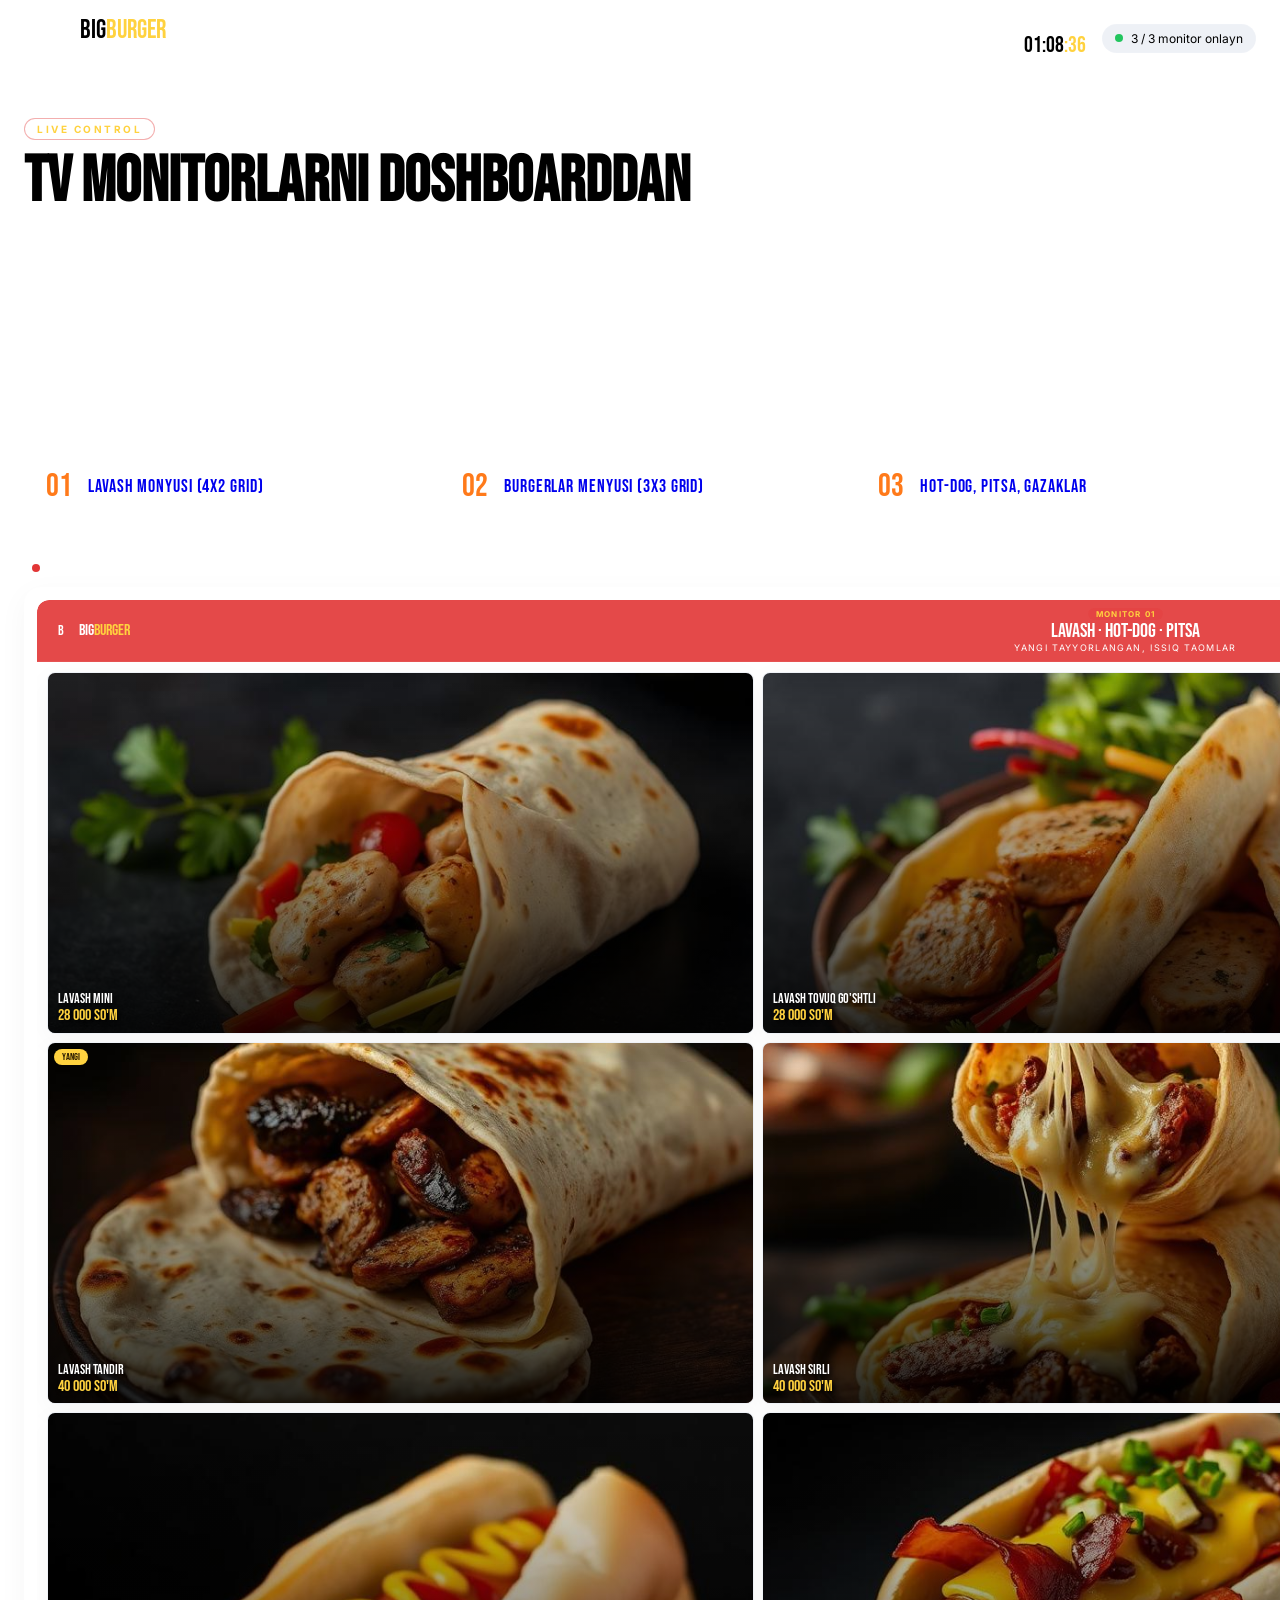
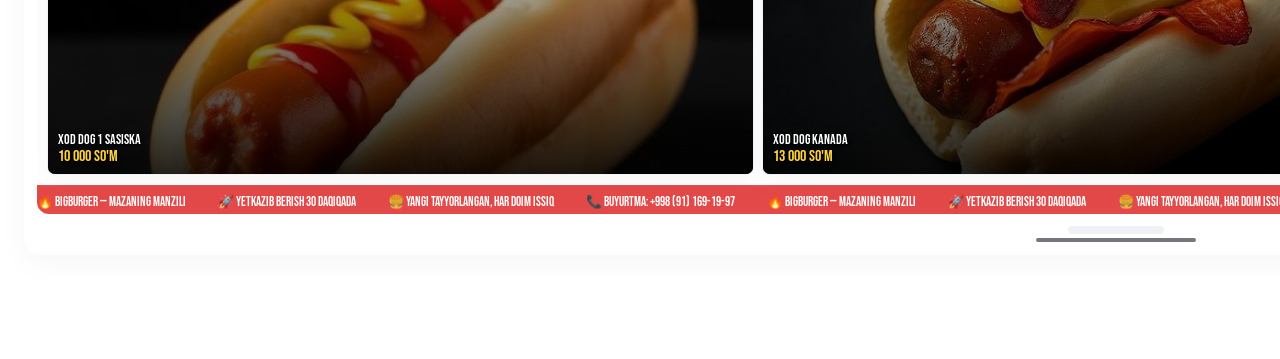
<file: index.html>
<!DOCTYPE html>
<html lang="uz">
<head>
  <meta charset="UTF-8" />
  <meta name="viewport" content="width=device-width, initial-scale=1.0" />
  <title>BIGBURGER — Kafe Monitor Boshqaruvi</title>
  <link href="https://fonts.googleapis.com/css2?family=Bebas+Neue&family=Inter:wght@400;500;600;700&display=swap" rel="stylesheet" />
  <link rel="stylesheet" href="styles.css" />
</head>
<body>
  <header class="topbar">
    <div class="brand">
      <div class="brand-mark">B</div>
      <div>
        <div class="brand-name">BIG<span>BURGER</span></div>
        <div class="brand-sub">Monitor Control Center</div>
      </div>
    </div>
    <div class="topbar-right">
      <div style="text-align:right;">
        <div class="brand-sub">Filial · Chilonzor</div>
        <div class="clock" data-clock>--:--</div>
      </div>
      <span class="status-pill">
        <span class="dot"></span>
        3 / 3 monitor onlayn
      </span>
    </div>
  </header>

  <section class="hero">
    <div>
      <span class="hero-tag">Live Control</span>
      <h1>
        TV MONITORLARNI DOSHBOARDDAN <br />
        <span class="text-gradient">TANLANG VA OCHING</span>
      </h1>
      <p>
        Qaysi monitorni ishga tushirmoqchisiz? Quyidagi maxsus tugmalardan birini tanlang. 
        Tanlangan monitor alohida oynada to'liq ekran (Fullscreen) rejimida ochiladi.
      </p>
    </div>
  </section>

  <div class="monitor-selector-container">
    <h2 class="selector-title">Alohida ochish uchun monitorni tanlang:</h2>
    <div class="selector-buttons">
      <a href="monitor.html?id=1" class="btn-select m-1">
        <span class="btn-num">01</span>
        <span class="btn-txt">LAVASH MONYUSI (4x2 Grid)</span>
      </a>
      <a href="monitor.html?id=2" class="btn-select m-2">
        <span class="btn-num">02</span>
        <span class="btn-txt">BURGERLAR MENYUSI (3x3 Grid)</span>
      </a>
      <a href="monitor.html?id=3" class="btn-select m-3">
        <span class="btn-num">03</span>
        <span class="btn-txt">HOT-DOG, PITSA, GAZAKLAR</span>
      </a>
    </div>
  </div>

  <section class="monitors">
    <div class="frame-wrap">
      <div class="frame-label">
        <div class="left"><span class="live-dot"></span><span>Monitor 01 · Lavash</span></div>
        <span>16:9 · PREVIEW</span>
      </div>
      <div class="frame">
        <div class="screen" data-monitor-preview="1"></div>
        <div class="stand"></div>
        <div class="stand-base"></div>
      </div>
    </div>

    <div class="frame-wrap">
      <div class="frame-label">
        <div class="left"><span class="live-dot"></span><span>Monitor 02 · Burgerlar</span></div>
        <span>16:9 · PREVIEW</span>
      </div>
      <div class="frame">
        <div class="screen" data-monitor-preview="2"></div>
        <div class="stand"></div>
        <div class="stand-base"></div>
      </div>
    </div>

    <div class="frame-wrap">
      <div class="frame-label">
        <div class="left"><span class="live-dot"></span><span>Monitor 03 · Mix</span></div>
        <span>16:9 · PREVIEW</span>
      </div>
      <div class="frame">
        <div class="screen" data-monitor-preview="3"></div>
        <div class="stand"></div>
        <div class="stand-base"></div>
      </div>
    </div>
  </section>

  <footer class="foot">
    © BIGBURGER Monitor System · Monitor boshqaruv tizimi 2026
  </footer>

  <script src="data.js"></script>
  <script src="app.js"></script>
</body>
</html>
</file>
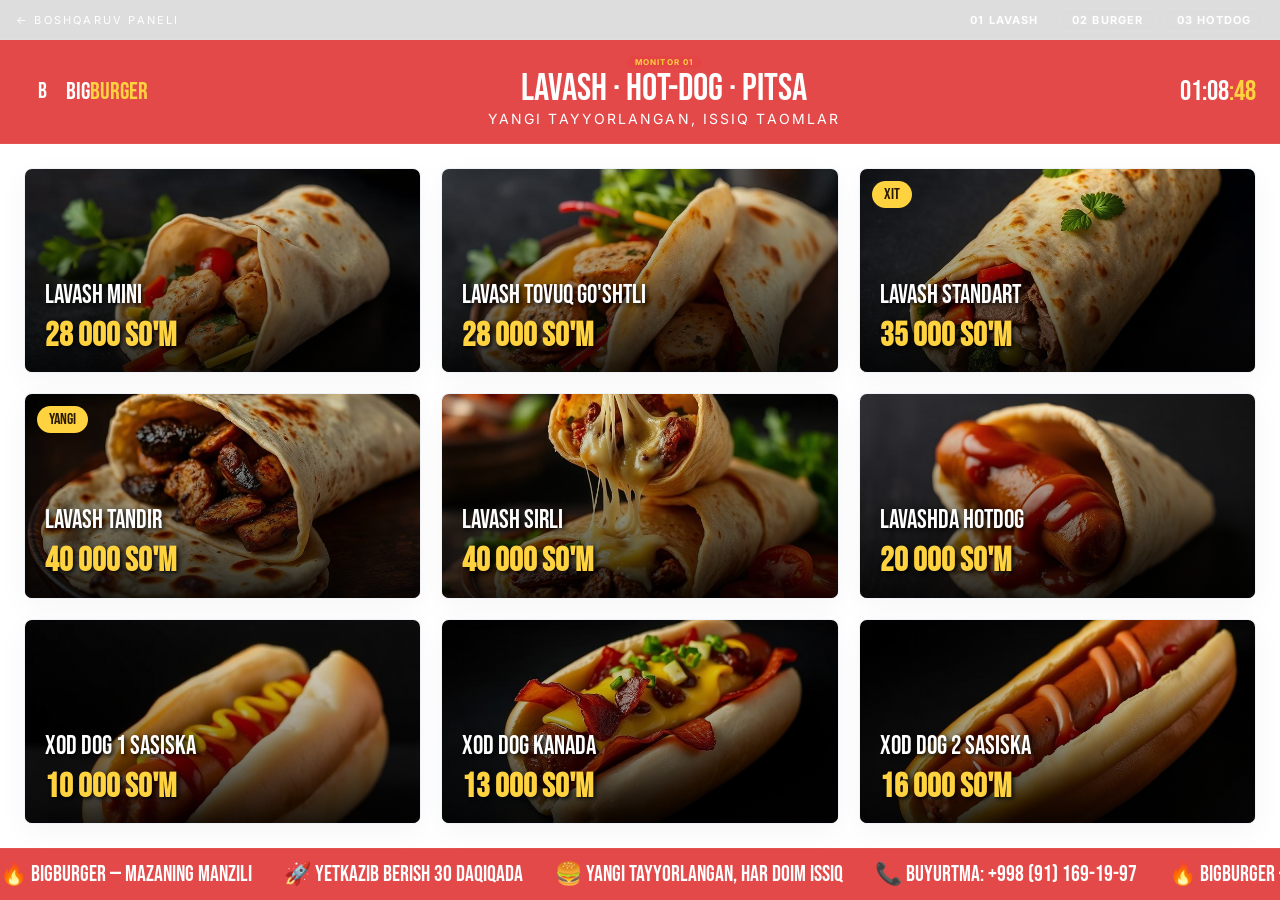
<file: monitor.html>
<!DOCTYPE html>
<html lang="uz">
<head>
  <meta charset="UTF-8" />
  <meta name="viewport" content="width=device-width, initial-scale=1.0" />
  <title>Monitor — BIGBURGER</title>
  <link href="https://fonts.googleapis.com/css2?family=Bebas+Neue&family=Inter:wght@400;500;600;700&display=swap" rel="stylesheet" />
  <link rel="stylesheet" href="styles.css" />
</head>
<body>
  <div class="full-bar">
    <a href="index.html">← Boshqaruv paneli</a>
    <div class="tabs">
      <a href="monitor.html?id=1" data-id="1">01 Lavash</a>
      <a href="monitor.html?id=2" data-id="2">02 Burger</a>
      <a href="monitor.html?id=3" data-id="3">03 Hotdog</a>
    </div>
  </div>
  <div class="full-stage" id="stage"></div>

  <script src="data.js"></script>
  <script src="app.js"></script>
</body>
</html>
</file>
<file: styles.css>
:root {
  /* Asosiy ranglar turg'un qoladi */
  --surface: #ffffff;       /* Kartochkalar foni hamisha oppoq bo'lib ajralib turadi */
  --surface-2: #eef1f6;
  --border: rgba(255, 255, 255, 0.05);
  --text: #ffffff;          /* Matnlar to'q rangda */
  --muted: #ffffff;
  
  --orange: #ff7a1a;
  --yellow: #ffd23f;
  --red: #e23636;
  
  --shadow: 0 8px 30px rgba(0, 0, 0, 0.04);
}

/* Butun ekran foni 40 soniyada 4 ta rangni aylanib chiqadi (har biri ~10 sek) */
body {
  font-family: "Inter", -apple-system, sans-serif;
  min-height: 100vh;
  -webkit-font-smoothing: antialiased;
  animation: dynamicBackground 40s infinite ease-in-out;
}

/* 3 ta monitordagi stage foni ham bir xil o'zgarishi uchun */
.full-stage {
  animation: dynamicBackground 40s infinite ease-in-out;
}

/* O'zgaruvchan fon ranglari algoritmi */
@keyframes dynamicBackground {
  0%, 100% {
    background-color: #000000; /* 1-rang: Yorqin toza kulrang */
  }
  25% {
    background-color: #ffd23f; /* 2-rang: Premium issiq krem foni */
  }
  50% {
    background-color: #000000; /* 3-rang: Ishtahani ochuvchi juda och shaftoli/mandarin */
  }
  75% {
    background-color: #ffd23f; /* 4-rang: Nafis och havorang simfoniyasi */
  }
}

*{
  box-sizing: border-box;
  margin: 0;
  padding: 0;
}

.font-display {
  font-family: "Bebas Neue", "Inter", sans-serif;
  letter-spacing: 0.02em;
}

/* ============ CONTROL PANEL (BOSH SAHIFA) ============ */
.topbar {
  position: sticky;
  top: 0;
  z-index: 50;
  display: flex;
  align-items: center;
  justify-content: space-between;
  padding: 16px 24px;
  background: rgba(255, 255, 255, 0.85);
  backdrop-filter: blur(12px);
  border-bottom: 1px solid var(--border);
}

.brand {
  display: flex;
  align-items: center;
  gap: 12px;
}

.brand-mark {
  width: 44px;
  height: 44px;
  border-radius: 12px;
  background: var(--gradient-hero);
  display: grid;
  place-items: center;
  font-family: "Bebas Neue", sans-serif;
  font-size: 26px;
  color: white;
  box-shadow: var(--glow);
}

.brand-name {
  font-family: "Bebas Neue", sans-serif;
  font-size: 26px;
  line-height: 1;
}

.brand-name span { color: var(--yellow); }

.brand-sub {
  font-size: 10px;
  letter-spacing: 0.25em;
  color: var(--muted);
  text-transform: uppercase;
  margin-top: 2px;
}

.topbar-right {
  display: flex;
  align-items: center;
  gap: 16px;
}

.clock {
  font-family: "Bebas Neue", sans-serif;
  font-size: 22px;
  color: var(--cream);
}

.clock .sec { color: var(--yellow); }

.status-pill {
  display: inline-flex;
  align-items: center;
  gap: 8px;
  padding: 6px 12px;
  border-radius: 999px;
  border: 1px solid var(--border);
  background: var(--surface-2);
  font-size: 12px;
}

.dot {
  width: 8px;
  height: 8px;
  border-radius: 50%;
  background: #22c55e;
  animation: pulse 2s infinite;
}

@keyframes pulse {
  0%, 100% { opacity: 1; transform: scale(1); }
  50% { opacity: 0.6; transform: scale(0.9); }
}

/* ============ HERO SECTION ============ */
.hero {
  max-width: 1600px;
  margin: 0 auto;
  padding: 40px 24px;
  display: flex;
  justify-content: space-between;
  align-items: flex-end;
  gap: 32px;
  flex-wrap: wrap;
  border-bottom: 1px solid var(--border);
}

.hero-tag {
  display: inline-block;
  padding: 4px 12px;
  border-radius: 999px;
  background: rgba(255, 255, 255, 0.1);
  border: 1px solid rgba(226, 54, 54, 0.4);
  color: var(--yellow);
  font-size: 10px;
  font-weight: 700;
  letter-spacing: 0.25em;
  text-transform: uppercase;
}

.hero h1 {
  font-family: "Bebas Neue", sans-serif;
  font-size: 64px;
  line-height: 0.95;
  margin-top: 12px;
}

.text-gradient {
  background: var(--gradient-hero);
  -webkit-background-clip: text;
  background-clip: text;
  color: transparent;
}

.hero p {
  margin-top: 16px;
  color: var(--muted);
  max-width: 520px;
  font-size: 14px;
  line-height: 1.6;
}

.hero-actions {
  display: flex;
  gap: 8px;
  flex-wrap: wrap;
}

.hero-actions a {
  padding: 14px 18px;
  background: var(--surface-2);
  border: 1px solid var(--border);
  border-radius: 12px;
  color: var(--text);
  text-decoration: none;
  font-weight: 600;
  font-size: 14px;
  transition: all 0.2s;
}

.hero-actions a:hover {
  background: var(--gradient-hero);
  color: white;
  box-shadow: var(--glow);
}

/* ============ MONITOR PREVIEW GRID (BOSH SAHIFA) ============ */
.monitors {
  max-width: 1600px;
  margin: 0 auto;
  padding: 40px 24px;
  display: grid;
  grid-template-columns: 1fr;
  gap: 32px;
}

@media (min-width: 1280px) {
  .monitors { grid-template-columns: repeat(3, 1fr); }
}

.frame-wrap {
  display: flex;
  flex-direction: column;
}

.frame-label {
  display: flex;
  justify-content: space-between;
  align-items: center;
  padding: 0 8px;
  margin-bottom: 12px;
  font-size: 11px;
  letter-spacing: 0.2em;
  text-transform: uppercase;
  color: var(--muted);
}

.frame-label .left { display: flex; gap: 8px; align-items: center; }

.frame-label .live-dot {
  width: 8px;
  height: 8px;
  border-radius: 50%;
  background: var(--red);
  animation: pulse 1.5s infinite;
}

.frame {
  border-radius: 16px;
  border: 1px solid var(--border);
  background: var(--surface);
  padding: 12px;
  box-shadow: var(--shadow);
}

.screen {
  aspect-ratio: 16 / 9;
  width: 100%;
  border-radius: 12px;
  overflow: hidden;
  background: var(--gradient-screen);
  position: relative;
}

.stand {
  width: 96px;
  height: 8px;
  background: var(--surface-2);
  border-radius: 999px;
  margin: 12px auto 0;
}

.stand-base {
  width: 160px;
  height: 4px;
  background: rgba(28, 28, 40, 0.6);
  border-radius: 999px;
  margin: 4px auto 0;
}

/* ============ KAFE EKRANI ICHKI ELEMENTLARI ============ */
.screen-inner {
  display: flex;
  flex-direction: column;
  height: 100%;
  width: 100%;
  background: var(--gradient-screen);
  color: var(--text);
}

.screen-header {
  display: flex;
  align-items: center;
  justify-content: space-between;
  padding: 8px 12px;
  border-bottom: 1px solid var(--border);
  background: rgba(226, 54, 54, 0.9);
  backdrop-filter: blur(6px);
  flex-shrink: 0;
}

.screen-header .center {
  display: flex;
  flex-direction: column;
  align-items: center;
  text-align: center;
}

.screen-header .pill {
  background: rgba(226, 54, 54, 0.2);
  color: var(--yellow);
  padding: 1px 8px;
  border-radius: 999px;
  font-size: 8px;
  font-weight: 700;
  letter-spacing: 0.15em;
  text-transform: uppercase;
}

.screen-title {
  font-family: "Bebas Neue", sans-serif;
  font-size: 20px;
  color: var(--cream);
  line-height: 1.1;
}

.screen-subtitle {
  font-size: 9px;
  letter-spacing: 0.15em;
  text-transform: uppercase;
  color: var(--muted);
}

.screen-mark { display: flex; align-items: center; gap: 6px; }

.screen-mark .m-logo {
  width: 24px;
  height: 24px;
  border-radius: 6px;
  background: var(--gradient-hero);
  display: grid;
  place-items: center;
  font-family: "Bebas Neue", sans-serif;
  font-size: 14px;
  color: white;
}

.screen-mark .m-name { font-family: "Bebas Neue", sans-serif; font-size: 16px; }
.screen-mark .m-name span { color: var(--yellow); }

.grid-area {
  flex: 1;
  padding: 10px;
  display: grid;
  gap: 8px;
  min-height: 0;
}

.grid-4x2 { grid-template-columns: repeat(4, 1fr); grid-template-rows: repeat(2, 1fr); }
.grid-3x3 { grid-template-columns: repeat(3, 1fr); grid-template-rows: repeat(3, 1fr); }

/* ============ MENU CARD STYLES (RASM TO'LIQ CARDNI EGALLAYDI) ============ */
.menu-card {
  position: relative;
  display: flex;
  flex-direction: column;
  background: var(--surface-2);
  border-radius: 8px;
  overflow: hidden;
  border: 1px solid var(--border);
  box-shadow: var(--shadow);
  min-height: 0;
  height: 100%;
}

.menu-card .img-wrap {
  position: absolute; /* Rasm kartaning butun orqa fonini egallaydi */
  inset: 0;
  width: 100%;
  height: 100%;
  overflow: hidden;
  background: none; /* Qora orqa fon olib tashlandi */
  z-index: 1;
}

.menu-card img {
  width: 100%;
  height: 100%;
  object-fit: cover; /* Rasmni proporsional ravishda cho'zmasdan yoyadi */
  display: block;
}

/* Yozuvlar yaxshi ko'rinishi uchun professional qora gradient soya */
.menu-card .img-fade {
  position: absolute;
  inset: 0;
  background: linear-gradient(to top, rgba(0, 0, 0, 0.9) 0%, rgba(0, 0, 0, 0.4) 50%, transparent 100%);
  pointer-events: none;
  z-index: 2;
}

/* Matnlar joylashuvi (Pastki qismda rasm ustida shaffof holatda) */
.menu-card .info {
  position: absolute;
  bottom: 0;
  left: 0;
  right: 0;
  padding: 8px 10px;
  display: flex;
  flex-direction: column;
  background: transparent;
  z-index: 3;
}

.menu-card .name {
  font-family: "Bebas Neue", sans-serif;
  font-size: 14px;
  color: var(--cream);
  white-space: nowrap;
  overflow: hidden;
  text-overflow: ellipsis;
  text-shadow: 2px 2px 4px rgba(0, 0, 0, 0.95); /* Matn orqasida qo'shimcha soya */
}

.menu-card .price {
  font-family: "Bebas Neue", sans-serif;
  font-size: 16px;
  color: var(--yellow);
  line-height: 1.1;
  text-shadow: 2px 2px 4px rgba(0, 0, 0, 0.95);
}

.menu-card .badge {
  position: absolute;
  top: 6px;
  left: 6px;
  background: var(--yellow);
  color: #2a1a00;
  font-family: "Bebas Neue", sans-serif;
  font-size: 10px;
  padding: 2px 8px;
  border-radius: 999px;
  z-index: 4;
}

/* 3-Monitor bo'limlari */
.cat-section { display: flex; flex-direction: column; gap: 4px; min-height: 0; flex: 1; }
.cat-title {
  font-family: "Bebas Neue", sans-serif;
  font-size: 14px;
  color: var(--cream);
  border-bottom: 1px solid var(--border);
  padding-bottom: 2px;
  display: flex;
  justify-content: space-between;
}
.cat-title .count { font-size: 9px; color: var(--muted); }
.cat-grid { display: grid; gap: 6px; flex: 1; min-height: 0; }
.cat-grid.cols-5 { grid-template-columns: repeat(5, 1fr); }
.cat-grid.cols-3 { grid-template-columns: repeat(3, 1fr); }

/* REKLAMA SATRI */
.marquee {
  flex-shrink: 0;
  border-top: 1px solid var(--border);
  background: rgba(226, 54, 54, 0.9);
  padding: 4px 0;
  overflow: hidden;
}
.marquee-track {
  display: inline-flex;
  gap: 32px;
  white-space: nowrap;
  animation: scroll 40s linear infinite;
}
.marquee-track span {
  font-family: "Bebas Neue", sans-serif;
  font-size: 13px;
  color: white;
}
@keyframes scroll {
  from { transform: translateX(0); }
  to { transform: translateX(-33.33%); }
}

/* FOOTER STATS */
.stats {
  display: grid;
  grid-template-columns: repeat(2, 1fr);
  gap: 1px;
  background: var(--border);
  max-width: 1600px;
  margin: 0 auto;
}
@media (min-width: 768px) { .stats { grid-template-columns: repeat(4, 1fr); } }
.stat { background: var(--bg); padding: 24px; }
.stat-k {
  font-family: "Bebas Neue", sans-serif;
  font-size: 36px;
  background: var(--gradient-hero);
  -webkit-background-clip: text;
  background-clip: text;
  color: transparent;
}
.stat-v { font-size: 11px; text-transform: uppercase; letter-spacing: 0.15em; color: var(--muted); margin-top: 4px; }
footer.foot { border-top: 1px solid var(--border); padding: 24px; text-align: center; color: var(--muted); font-size: 12px; }


/* ============ 📺 TELEVIZOR MONITORI UCHUN MAXSUS TO'LIQ EKRAN REJIMLARI ============ */
.full-stage {
  padding-top: 40px;
  height: 100vh !important;
  max-height: 100vh !important;
  overflow: hidden !important;
  display: flex;
}

.full-stage .screen-inner {
  flex: 1;
  height: calc(100vh - 40px) !important;
  max-height: calc(100vh - 40px) !important;
  display: flex;
  flex-direction: column;
  justify-content: space-between;
  overflow: hidden !important;
}

.full-stage .screen-header { padding: 16px 24px !important; }
.full-stage .screen-title { font-size: 38px !important; }
.full-stage .screen-subtitle { font-size: 14px !important; }
.full-stage .screen-mark .m-logo { width: 36px !important; height: 36px !important; font-size: 22px !important; }
.full-stage .screen-mark .m-name { font-size: 24px !important; }
.full-stage .clock { font-size: 28px !important; }

.full-stage .grid-area {
  padding: 24px !important;
  gap: 20px !important;
  flex: 1 !important;
  min-height: 0 !important;
}

.full-stage .grid-4x2 {
  grid-template-columns: repeat(4, 1fr) !important;
  grid-template-rows: repeat(2, 1fr) !important;
}
.full-stage .grid-3x3 {
  grid-template-columns: repeat(3, 1fr) !important;
  grid-template-rows: repeat(3, 1fr) !important;
}

/* TV rejimida yozuvlar hajmini kattalashtirish */
.full-stage .menu-card .info {
  padding: 18px 20px !important;
  gap: 6px !important;
}
.full-stage .menu-card .name { font-size: 26px !important; }
.full-stage .menu-card .price { font-size: 34px !important; font-weight: bold; }
.full-stage .menu-card .badge { font-size: 16px !important; padding: 4px 12px !important; top: 12px; left: 12px; }
.full-stage .marquee { padding: 12px 0 !important; }
.full-stage .marquee-track span { font-size: 22px !important; }

.full-stage .cat-title { font-size: 22px !important; padding-bottom: 6px !important; }
.full-stage .cat-title .count { font-size: 14px !important; }

/* Boshqaruv paneli topbari */
.full-bar {
  position: fixed;
  top: 0;
  left: 0;
  right: 0;
  z-index: 100;
  display: flex;
  justify-content: space-between;
  align-items: center;
  padding: 8px 16px;
  background: rgba(11, 11, 15, 0.9);
  backdrop-filter: blur(8px);
  border-bottom: 1px solid var(--border);
  height: 40px;
  opacity: 0.15;
  transition: opacity 0.3s ease;
}
.full-bar:hover { opacity: 1; }

.full-bar a { color: var(--muted); text-decoration: none; font-size: 11px; letter-spacing: 0.2em; text-transform: uppercase; }
.full-bar a:hover { color: var(--cream); }
.tabs { display: flex; gap: 8px; }
.tabs a { padding: 4px 12px; border-radius: 6px;  border: 1px solid var(--border); font-size: 11px; font-weight: 700; letter-spacing: 0.1em; }
.tabs a.active { background: var(--gradient-hero); color: white; border-color: transparent; }

/* ============ MONITOR TANLASH MENYUSI STYLES ============ */
.monitor-selector-container {
  max-width: 1600px;
  margin: 20px auto 0;
  padding: 0 24px;
}
.selector-title {
  font-size: 16px;
  text-transform: uppercase;
  letter-spacing: 0.1em;
  color: var(--muted);
  margin-bottom: 15px;
}
.selector-buttons {
  display: grid;
  grid-template-columns: repeat(auto-fit, minmax(280px, 1fr));
  gap: 16px;
}
.btn-select {
  display: flex;
  align-items: center;
  gap: 16px;
  background: var(--surface);
  border: 2px solid var(--border);
  padding: 16px 20px;
  border-radius: 14px;
  text-decoration: none;
  transition: all 0.3s ease;
}
.btn-select .btn-num {
  font-family: "Bebas Neue", sans-serif;
  font-size: 32px;
  color: var(--orange);
  line-height: 1;
}
.btn-select .btn-txt {
  font-family: "Bebas Neue", sans-serif;
  font-size: 18px;
  color: var(--cream);
  letter-spacing: 0.05em;
}
.btn-select:hover {
  border-color: var(--orange);
  background: var(--surface-2);
  transform: translateY(-2px);
  box-shadow: var(--glow);
}
.btn-select.m-1:hover .btn-num { color: var(--yellow); }
.btn-select.m-2:hover .btn-num { color: #22c55e; }
.btn-select.m-3:hover .btn-num { color: var(--red); }


/* ============ 3-MONITOR (ZAMONAVIY TO'LIQ RASTER TIZIMI) ============ */
.monitor3-three-columns {
  display: grid !important;
  grid-template-columns: repeat(3, 1fr) !important;
  gap: 16px !important;
  height: 100% !important;
}

.m3-col {
  display: flex !important;
  flex-direction: column !important;
  height: 100% !important;
}

.m3-vertical-grid {
  display: grid !important;
  gap: 10px !important;
  flex: 1 !important;
}

.m3-vertical-grid.spec-h {
  grid-template-columns: 1fr !important;
  grid-template-rows: repeat(5, 1fr) !important;
}

.m3-vertical-grid.spec-p {
  grid-template-columns: 1fr !important;
  grid-template-rows: repeat(3, 1fr) !important;
}

.m3-vertical-grid.spec-g {
  grid-template-columns: 1fr !important;
  grid-template-rows: repeat(3, 1fr) !important;
}

/* 3-monitordagi kartochkalarni ham umumiy rasmda ko'rsatilganidek to'liq fonli rejimga moslashtirdik */
.m3-vertical-grid .menu-card {
  position: relative !important;
  flex-direction: column !important;
  align-items: stretch !important;
  height: 100% !important;
}

.m3-vertical-grid .menu-card .img-wrap {
  position: absolute !important;
  inset: 0 !important;
  width: 100% !important;
  height: 100% !important;
  flex: none !important;
}

.m3-vertical-grid .menu-card .info {
  position: absolute !important;
  bottom: 0 !important;
  left: 0 !important;
  right: 0 !important;
  padding: 8px 10px !important;
  background: transparent !important;
}

/* 3-monitordagi TV rejimi o'lchamlari */
.full-stage .m3-vertical-grid .menu-card .name {
  font-size: 24px !important;
}
.full-stage .m3-vertical-grid .menu-card .price {
  font-size: 30px !important;
}
/* ============ 🎬 JONLI MONITOR ANIMATSIYALARI ============ */

/* 1. Rasmlar sekin yaqinlashib-uzoq hissi (Ken Burns effekti) */
.menu-card img {
  width: 100%;
  height: 100%;
  object-fit: cover;
  display: block;
  /* Animatsiyani uzluksiz, bir xil maromda aylanishi uchun sozlaymiz */
  animation: liveImageMovement 12s ease-in-out infinite alternate;
}

@keyframes liveImageMovement {
  0% {
    transform: scale(1);
  }
  100% {
    transform: scale(1.12); /* Rasm sekingina yaqinlashadi */
  }
}

/* 2. Har bir kartani bir oz farqli vaqtda harakatlantirish (Tabiiylik uchun) */
/* Har bir juft va toq elementlar har xil animatsiya davomiyligiga ega bo'ladi */
.menu-card:nth-child(even) img {
  animation-duration: 5s;
  animation-delay: 1s;
}

.menu-card:nth-child(3n) img {
  animation-duration: 5s;
  animation-direction: alternate-reverse;
}

/* 3. Yangi va Xit (Badge) belgilarini pulsatsiyalanuvchi (yonib-o'chuvchi) qilish */
.menu-card .badge {
  position: absolute;
  top: 6px;
  left: 6px;
  background: var(--yellow);
  color: #2a1a00;
  font-family: "Bebas Neue", sans-serif;
  font-size: 10px;
  padding: 2px 8px;
  border-radius: 999px;
  z-index: 4;
  /* Jonli nur taratish effekti */
  animation: badgeGlow 2s infinite alternate;
}

@keyframes badgeGlow {
  0% {
    transform: scale(1);
    box-shadow: 0 0 4px var(--yellow);
  }
  100% {
    transform: scale(1.05);
    box-shadow: 0 0 15px var(--yellow); /* Atrofga nur taratadi */
  }
}

/* TV rejimida ham badgelar chiroyli pulsatsiya qilishi uchun */
.full-stage .menu-card .badge {
  font-size: 16px !important;
  padding: 4px 12px !important;
  top: 12px;
  left: 12px;
}

/* 4. Orqa fondagi shaffof gradientni ham sekin harakatlantirish */
.menu-card .img-fade {
  position: absolute;
  inset: 0;
  background: linear-gradient(to top, rgba(0, 0, 0, 0.95) 0%, rgba(0, 0, 0, 0.4) 50%, transparent 100%);
  pointer-events: none;
  z-index: 2;
  opacity: 0.9;
  animation: gradientPulse 8s ease-in-out infinite alternate;
}

@keyframes gradientPulse {
  0% { opacity: 0.85; }
  100% { opacity: 0.98; }
}
/* ============ 🌟 RANDOM "JONLI EKRAN" NUR EFFEKTI ============ */

/* Kartochkaga nur effekti chiqib ketishi uchun zamin tayyorlaymiz */
.menu-card {
  position: relative;
  overflow: hidden; /* Nur kartadan tashqariga chiqib ketmasligi uchun */
}

/* Kartaning ustiga pseudo-element orqali yorqin nur chizig'ini joylashtiramiz */
.menu-card::after {
  content: '';
  position: absolute;
  top: 0;
  left: -150%; /* Dastlab nur chap tomonda yashirin turadi */
  width: 50%;
  height: 100%;
  background: linear-gradient(
    90deg,
    transparent,
    rgba(255, 255, 255, 0.6), /* Yorqin oq nur chizig'i */
    transparent
  );
  transform: skewX(-25deg); /* Nur qiya bo'lib o'tishi uchun */
  pointer-events: none;
  z-index: 5;
}

/* Har bir kartaga turlicha (random) vaqtlar va kechikishlar beramiz */
/* 1, 5-kartalar: har 12 soniyada bir marta tezda nur o'tadi */
  

/* ============================================================= */
/* ============ 1-MONITOR RANDOM ALMASHINUV ANIMATSIYASI ============ */
.menu-card {
  transition: opacity 0.35s ease, transform 0.35s ease;
}

.menu-card.card-swapping {
  opacity: 0;
  transform: scale(0.94);
}
</file>
